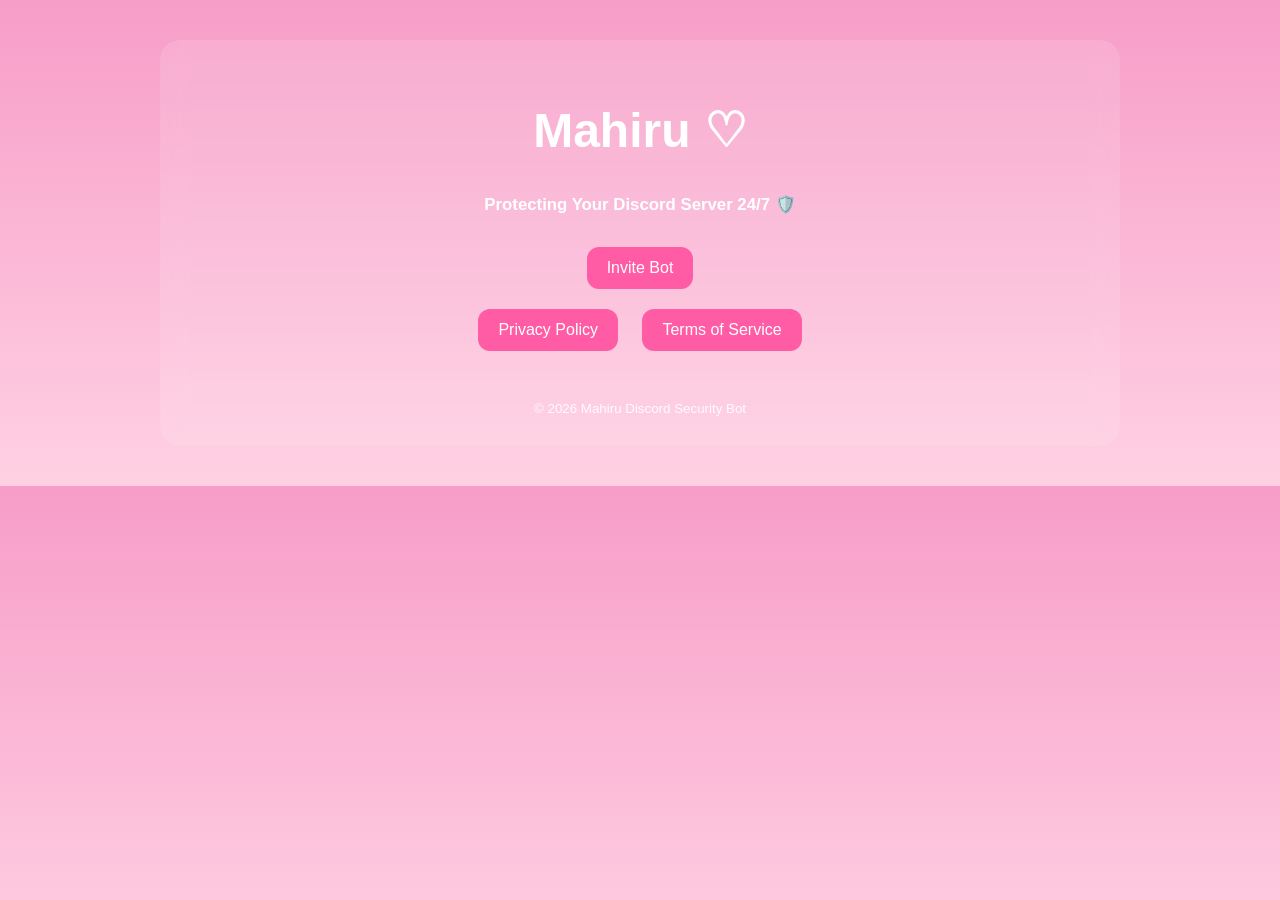
<file: index.html>
<!DOCTYPE html><html><head><meta charset="UTF-8"><meta name="viewport" content="width=device-width,initial-scale=1">
<title>Mahiru</title><link rel="stylesheet" href="style.css"></head><body>
<div class="container" style="text-align:center">
<h1>Mahiru ♡</h1>
<p><b>Protecting Your Discord Server 24/7 🛡️</b></p>
<a class="btn" href="#">Invite Bot</a><br>
<a class="btn" href="privacy-policy.html">Privacy Policy</a>
<a class="btn" href="terms-of-service.html">Terms of Service</a>
<small>© 2026 Mahiru Discord Security Bot</small>
</div></body></html>
</file>
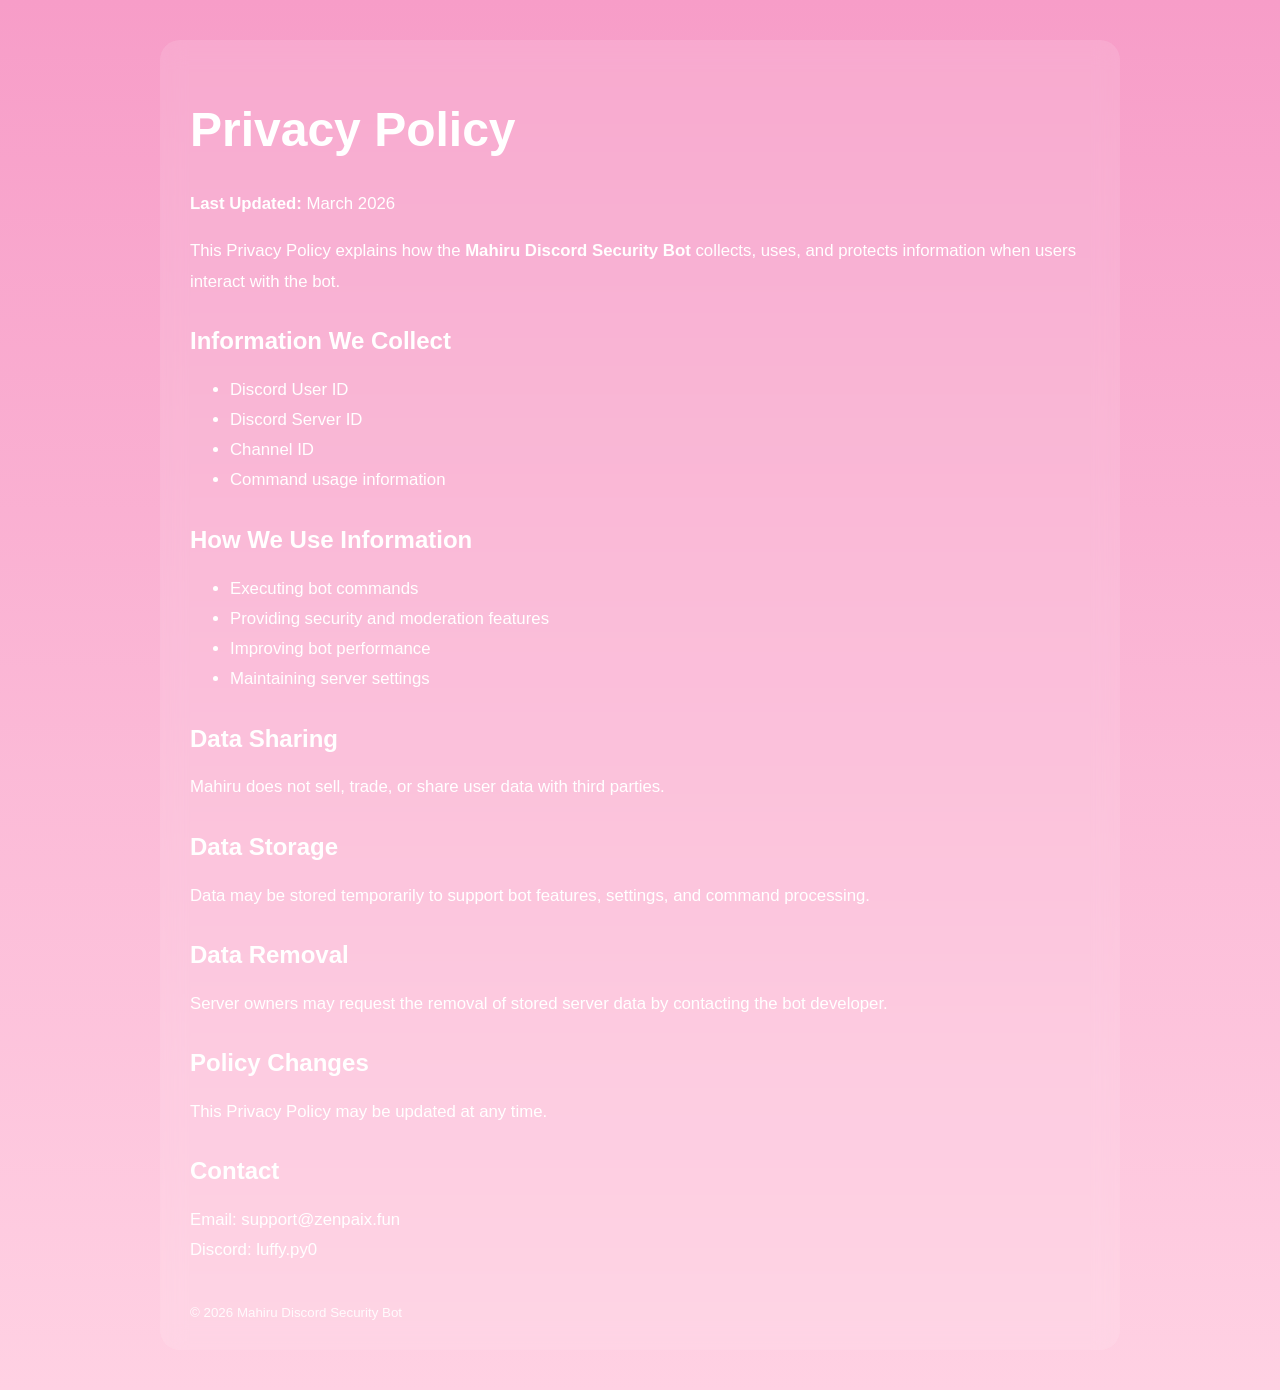
<file: privacy-policy.html>
<!DOCTYPE html><html><head><meta charset="UTF-8"><meta name="viewport" content="width=device-width,initial-scale=1">
<title>Privacy Policy</title><link rel="stylesheet" href="style.css"></head><body><div class="container">
<h1>Privacy Policy</h1>
<p><b>Last Updated:</b> March 2026</p>
<p>This Privacy Policy explains how the <b>Mahiru Discord Security Bot</b> collects, uses, and protects information when users interact with the bot.</p>
<h2>Information We Collect</h2>
<ul>
<li>Discord User ID</li>
<li>Discord Server ID</li>
<li>Channel ID</li>
<li>Command usage information</li>
</ul>
<h2>How We Use Information</h2>
<ul>
<li>Executing bot commands</li>
<li>Providing security and moderation features</li>
<li>Improving bot performance</li>
<li>Maintaining server settings</li>
</ul>
<h2>Data Sharing</h2>
<p>Mahiru does not sell, trade, or share user data with third parties.</p>
<h2>Data Storage</h2>
<p>Data may be stored temporarily to support bot features, settings, and command processing.</p>
<h2>Data Removal</h2>
<p>Server owners may request the removal of stored server data by contacting the bot developer.</p>
<h2>Policy Changes</h2>
<p>This Privacy Policy may be updated at any time.</p>
<h2>Contact</h2>
<p>Email: support@zenpaix.fun<br>Discord: luffy.py0</p>
<small>© 2026 Mahiru Discord Security Bot</small>
</div></body></html>
</file>
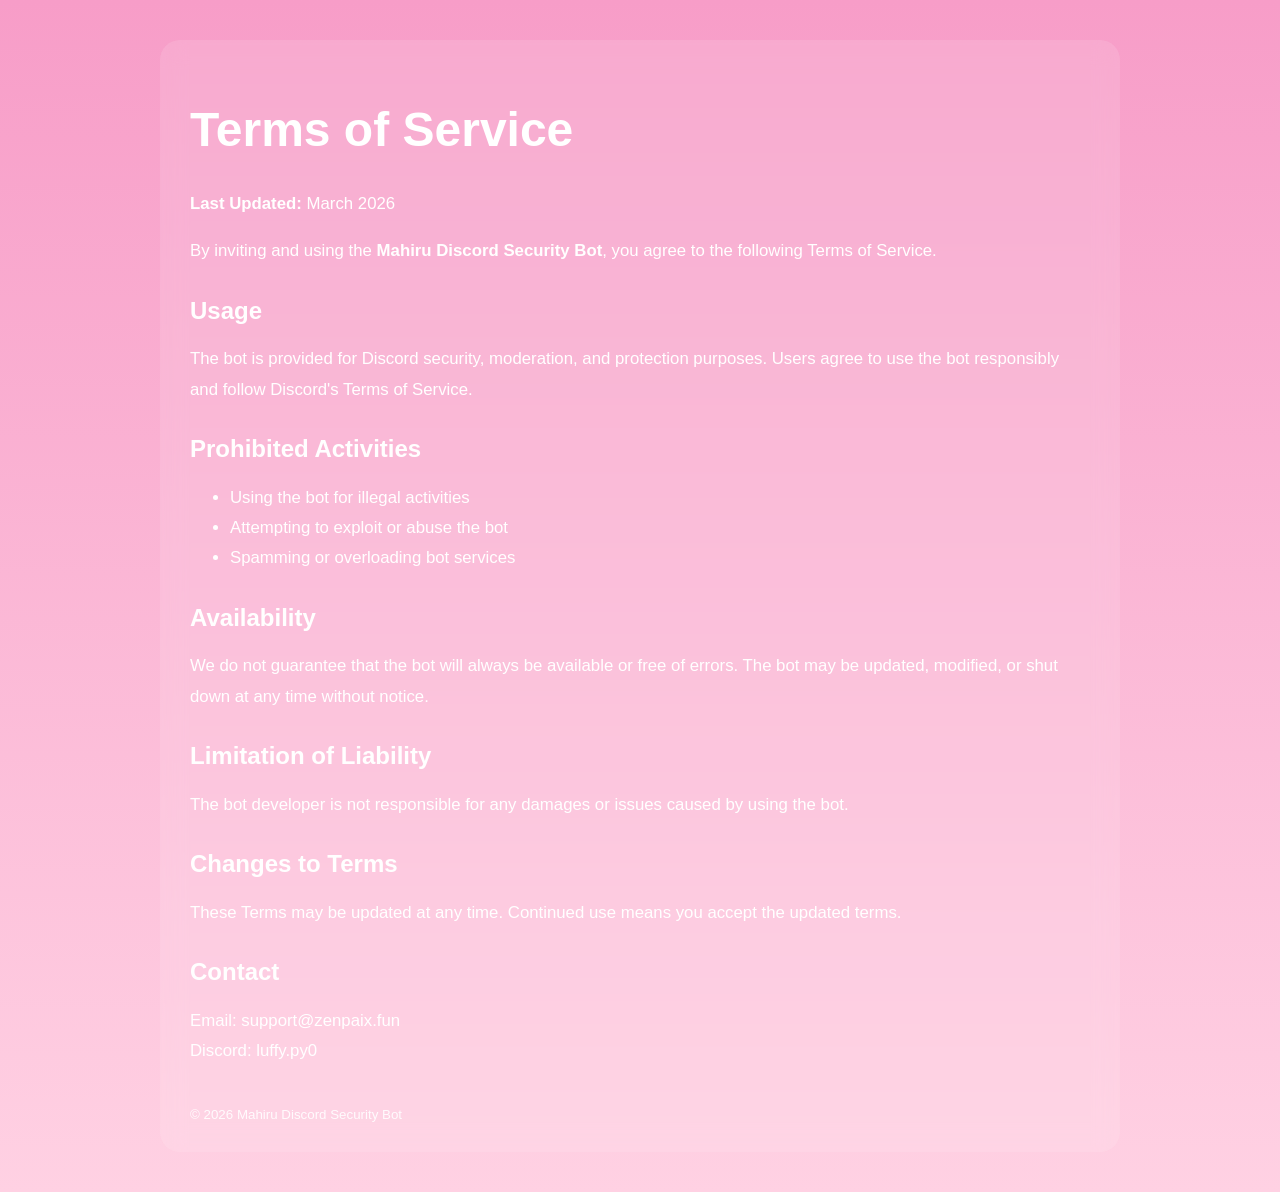
<file: terms-of-service.html>
<!DOCTYPE html><html><head><meta charset="UTF-8"><meta name="viewport" content="width=device-width,initial-scale=1">
<title>Terms of Service</title><link rel="stylesheet" href="style.css"></head><body><div class="container">
<h1>Terms of Service</h1>
<p><b>Last Updated:</b> March 2026</p>
<p>By inviting and using the <b>Mahiru Discord Security Bot</b>, you agree to the following Terms of Service.</p>
<h2>Usage</h2>
<p>The bot is provided for Discord security, moderation, and protection purposes. Users agree to use the bot responsibly and follow Discord's Terms of Service.</p>
<h2>Prohibited Activities</h2>
<ul>
<li>Using the bot for illegal activities</li>
<li>Attempting to exploit or abuse the bot</li>
<li>Spamming or overloading bot services</li>
</ul>
<h2>Availability</h2>
<p>We do not guarantee that the bot will always be available or free of errors. The bot may be updated, modified, or shut down at any time without notice.</p>
<h2>Limitation of Liability</h2>
<p>The bot developer is not responsible for any damages or issues caused by using the bot.</p>
<h2>Changes to Terms</h2>
<p>These Terms may be updated at any time. Continued use means you accept the updated terms.</p>
<h2>Contact</h2>
<p>Email: support@zenpaix.fun<br>Discord: luffy.py0</p>
<small>© 2026 Mahiru Discord Security Bot</small>
</div></body></html>
</file>
<file: style.css>
body{margin:0;font-family:Arial,sans-serif;background:linear-gradient(180deg,#f79dc8,#ffd1e3);color:#fff}
.container{max-width:900px;margin:40px auto;padding:30px;background:rgba(255,255,255,.12);backdrop-filter:blur(12px);border-radius:20px}
h1{font-size:3rem}h2{margin-top:30px;color:#fff}
a.btn{display:inline-block;margin:10px;padding:12px 20px;border-radius:12px;background:#ff5ca5;color:#fff;text-decoration:none}
ul{line-height:1.8}p,li{font-size:1.05rem;line-height:1.8}
small{display:block;margin-top:40px;opacity:.9}
</file>
